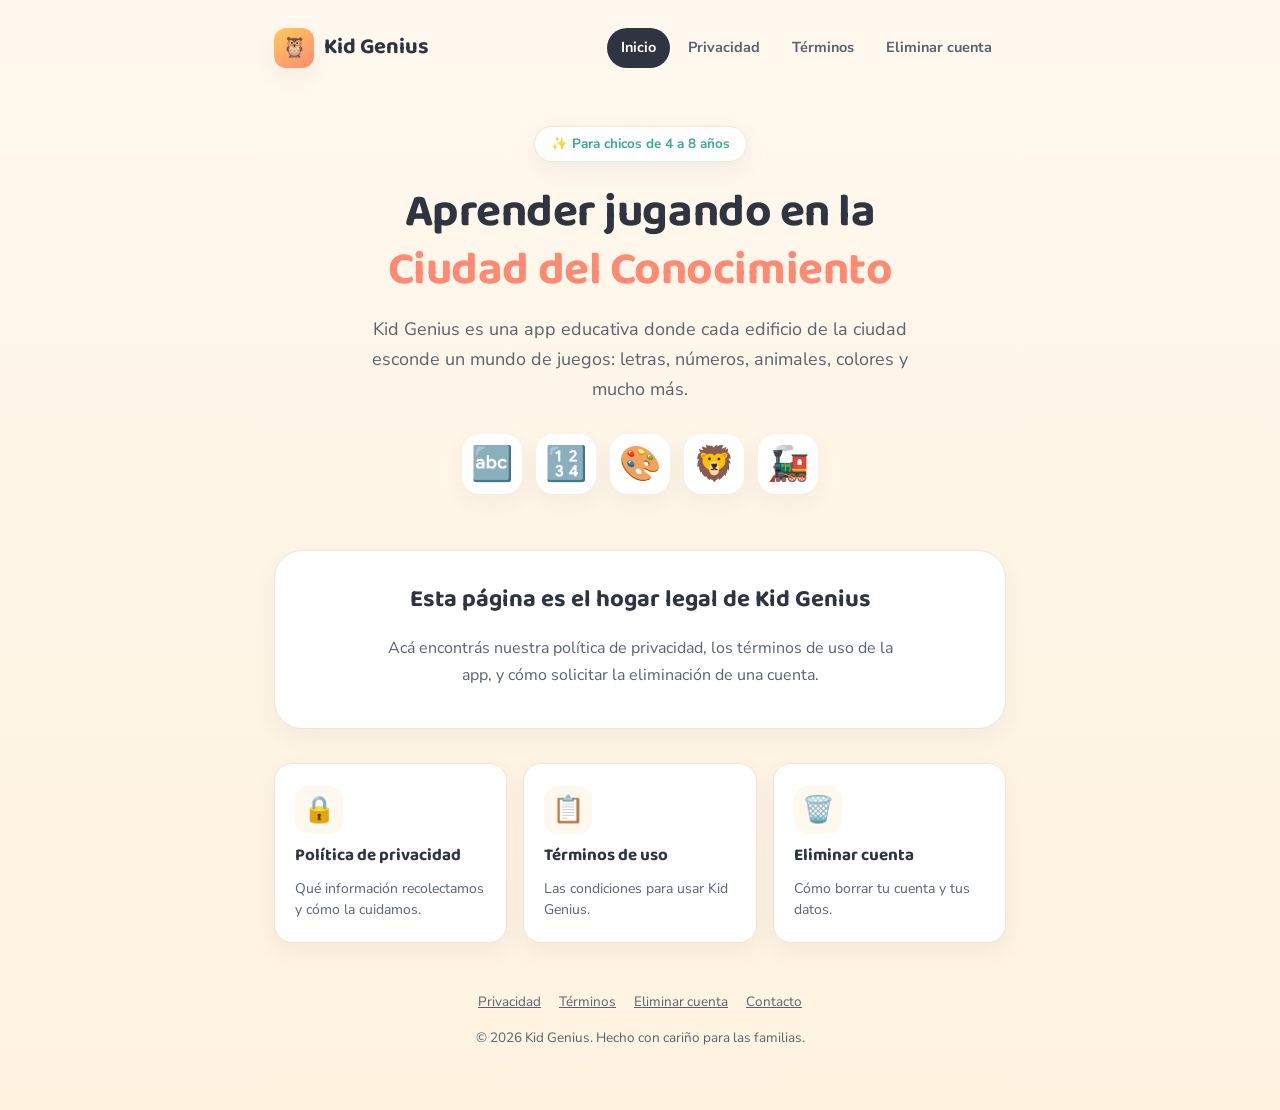
<file: index.html>
<!DOCTYPE html>
<html lang="es-AR">
<head>
<meta charset="UTF-8">
<meta name="viewport" content="width=device-width, initial-scale=1.0">
<title>Kid Genius — La Ciudad del Conocimiento</title>
<meta name="description" content="Kid Genius: una app educativa para chicos de 4 a 8 años. Aprenden jugando en la Ciudad del Conocimiento.">
<link rel="stylesheet" href="style.css">
</head>
<body>

<header class="site">
  <div class="wrap site-nav">
    <div class="brand"><span class="brand-mark">🦉</span> Kid Genius</div>
    <nav>
      <a href="index.html" class="current">Inicio</a>
      <a href="privacidad.html">Privacidad</a>
      <a href="terminos.html">Términos</a>
      <a href="eliminar-cuenta.html">Eliminar cuenta</a>
    </nav>
  </div>
</header>

<main>
  <section class="hero wrap">
    <div class="eyebrow">✨ Para chicos de 4 a 8 años</div>
    <h1>Aprender jugando en la<br><span class="accent">Ciudad del Conocimiento</span></h1>
    <p class="lead">Kid Genius es una app educativa donde cada edificio de la ciudad esconde un mundo de juegos: letras, números, animales, colores y mucho más.</p>
    <div class="owl-row">
      <span>🔤</span><span>🔢</span><span>🎨</span><span>🦁</span><span>🚂</span>
    </div>
  </section>

  <section class="wrap">
    <div class="card" style="text-align:center;">
      <h2 style="margin-top:0;">Esta página es el hogar legal de Kid Genius</h2>
      <p style="color:var(--ink-soft); max-width:520px; margin:0 auto 6px;">
        Acá encontrás nuestra política de privacidad, los términos de uso de la app,
        y cómo solicitar la eliminación de una cuenta.
      </p>
    </div>

    <div class="link-grid">
      <a class="link-card" href="privacidad.html">
        <div class="ico">🔒</div>
        <strong>Política de privacidad</strong>
        <span class="desc">Qué información recolectamos y cómo la cuidamos.</span>
      </a>
      <a class="link-card" href="terminos.html">
        <div class="ico">📋</div>
        <strong>Términos de uso</strong>
        <span class="desc">Las condiciones para usar Kid Genius.</span>
      </a>
      <a class="link-card" href="eliminar-cuenta.html">
        <div class="ico">🗑️</div>
        <strong>Eliminar cuenta</strong>
        <span class="desc">Cómo borrar tu cuenta y tus datos.</span>
      </a>
    </div>
  </section>
</main>

<footer class="site">
  <div class="wrap">
    <div class="foot-links">
      <a href="privacidad.html">Privacidad</a>
      <a href="terminos.html">Términos</a>
      <a href="eliminar-cuenta.html">Eliminar cuenta</a>
      <a href="mailto:hola@viko.com.ar">Contacto</a>
    </div>
    © 2026 Kid Genius. Hecho con cariño para las familias.
  </div>
</footer>

</body>
</html>
</file>
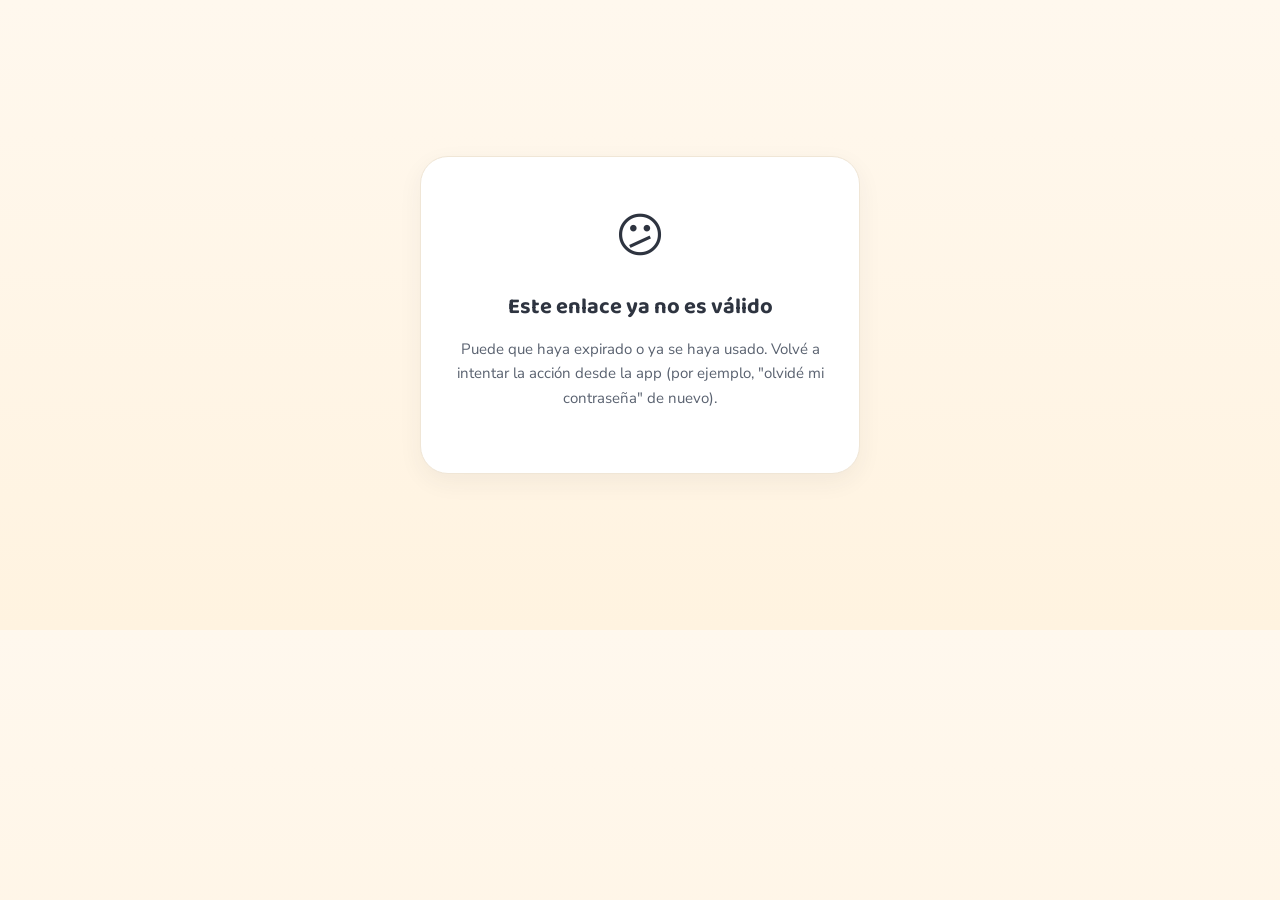
<file: auth-bridge.html>
<!DOCTYPE html>
<html lang="es-AR">
<head>
<meta charset="UTF-8">
<meta name="viewport" content="width=device-width, initial-scale=1.0">
<title>Kid Genius — Confirmando...</title>
<link rel="stylesheet" href="style.css">
<style>
  .bridge-wrap {
    min-height: 70vh;
    display: flex;
    align-items: center;
    justify-content: center;
    text-align: center;
    padding: 24px;
  }
  .bridge-card {
    background: var(--cream-card);
    border: 1px solid var(--border-soft);
    border-radius: var(--radius-lg);
    padding: 40px 32px;
    box-shadow: var(--shadow-soft);
    max-width: 440px;
  }
  .bridge-icon {
    font-size: 48px;
    margin-bottom: 18px;
  }
  .bridge-card h1 {
    font-size: 22px;
    margin: 0 0 10px;
  }
  .bridge-card p {
    color: var(--ink-soft);
    font-size: 15px;
    margin-bottom: 22px;
  }
  .spinner {
    width: 28px; height: 28px;
    border: 3px solid var(--border-soft);
    border-top-color: var(--coral);
    border-radius: 50%;
    margin: 0 auto 18px;
    animation: spin 0.8s linear infinite;
  }
  @keyframes spin { to { transform: rotate(360deg); } }
  .hidden { display: none; }
</style>
</head>
<body>

<div class="bridge-wrap">
  <div class="bridge-card">
    <div id="loadingState">
      <div class="spinner"></div>
      <h1>Abriendo Kid Genius...</h1>
      <p>Un segundo, te llevamos a la app.</p>
    </div>

    <div id="fallbackState" class="hidden">
      <div class="bridge-icon">🦉</div>
      <h1 id="fallbackTitle">¡Ya casi!</h1>
      <p id="fallbackMsg">Si la app no se abrió sola, tocá el botón.</p>
      <a class="btn-primary" id="openBtn" href="#" style="text-decoration:none;">Abrir Kid Genius</a>
      <p class="form-note" style="margin-top:18px;">Si no tenés la app instalada, buscá <strong>Kid Genius</strong> en Google Play.</p>
    </div>

    <div id="errorState" class="hidden">
      <div class="bridge-icon">😕</div>
      <h1>Este enlace ya no es válido</h1>
      <p>Puede que haya expirado o ya se haya usado. Volvé a intentar la acción desde la app (por ejemplo, "olvidé mi contraseña" de nuevo).</p>
    </div>
  </div>
</div>

<script>
  // Lee los parámetros que Supabase agrega al link del email:
  // token_hash, type (signup | recovery | invite | magiclink), y opcionalmente redirect_to
  const params = new URLSearchParams(window.location.search);
  const tokenHash = params.get('token_hash');
  const type = params.get('type');

  // Scheme de la app — CONFIRMAR que coincide con el "scheme" declarado en app.json de KidGenius
  // App Links HTTPS — Android intercepta estas URLs y las abre directo con la app
  const APP_BASE = 'https://kidgeniusland.vercel.app';

  function construirDeepLink() {
    if (!tokenHash || !type) return null;
    const ruta = type === 'recovery' ? 'reset-password' : 'confirm';
    return `${APP_BASE}/${ruta}?token_hash=${encodeURIComponent(tokenHash)}&type=${encodeURIComponent(type)}`;
  }

  window.addEventListener('DOMContentLoaded', () => {
    const link = construirDeepLink();

    if (!link) {
      document.getElementById('loadingState').classList.add('hidden');
      document.getElementById('errorState').classList.remove('hidden');
      return;
    }

    // El botón es un <a href> REAL apuntando al esquema custom — más confiable
    // que window.location.href por script en navegadores móviles, que a veces
    // bloquean redirects a esquemas custom si no vienen de un gesto directo del usuario.
    document.getElementById('openBtn').setAttribute('href', link);

    if (type === 'recovery') {
      document.getElementById('fallbackTitle').textContent = 'Creá tu nueva contraseña';
      document.getElementById('fallbackMsg').textContent = 'Tocá el botón para continuar en la app.';
    } else {
      document.getElementById('fallbackTitle').textContent = '¡Cuenta confirmada!';
      document.getElementById('fallbackMsg').textContent = 'Tocá el botón para entrar a la app.';
    }

    // Intento automático (puede funcionar en algunos navegadores/casos)
    try { window.location.href = link; } catch (e) {}

    // Mostramos el botón de respaldo real (siempre, sin esperar demasiado,
    // ya que el intento automático por script no es confiable en todos los casos)
    setTimeout(() => {
      document.getElementById('loadingState').classList.add('hidden');
      document.getElementById('fallbackState').classList.remove('hidden');
    }, 900);
  });
</script>

</body>
</html>
</file>
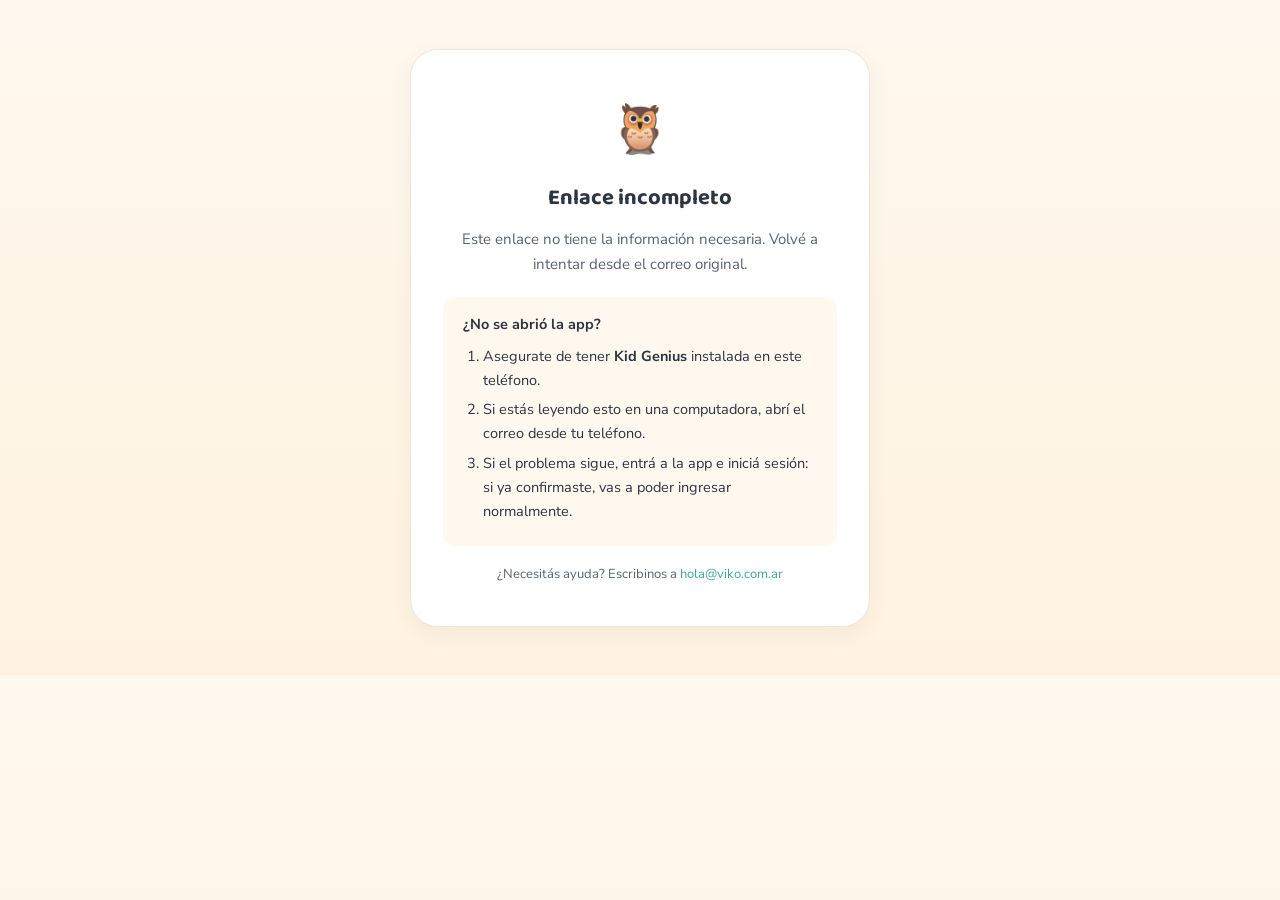
<file: confirm.html>
<!DOCTYPE html>
<html lang="es-AR">
<head>
<meta charset="UTF-8">
<meta name="viewport" content="width=device-width, initial-scale=1.0">
<title>Kid Genius — Confirmar cuenta</title>
<link rel="stylesheet" href="/style.css">
<style>
  .bridge-wrap {
    min-height: 75vh;
    display: flex;
    align-items: center;
    justify-content: center;
    text-align: center;
    padding: 24px;
  }
  .bridge-card {
    background: var(--cream-card);
    border: 1px solid var(--border-soft);
    border-radius: var(--radius-lg);
    padding: 40px 32px;
    box-shadow: var(--shadow-soft);
    max-width: 460px;
  }
  .bridge-icon { font-size: 48px; margin-bottom: 16px; }
  .bridge-card h1 { font-size: 22px; margin: 0 0 12px; }
  .bridge-card p { color: var(--ink-soft); font-size: 15px; margin-bottom: 20px; }
  .paso {
    text-align: left;
    background: var(--cream);
    border-radius: var(--radius-sm);
    padding: 16px 20px;
    margin: 18px 0;
    font-size: 14.5px;
    color: var(--ink);
  }
  .paso ol { margin: 8px 0 0; padding-left: 20px; }
  .paso li { margin-bottom: 6px; }
</style>
</head>
<body>

<div class="bridge-wrap">
  <div class="bridge-card">
    <div class="bridge-icon">🦉</div>
    <h1 id="titulo">Confirmando tu cuenta...</h1>
    <p id="mensaje">Estamos abriendo Kid Genius en tu teléfono.</p>

    <a class="btn-primary" id="openBtn" href="#" style="text-decoration:none;">Abrir Kid Genius</a>

    <div class="paso" id="ayuda">
      <strong>¿No se abrió la app?</strong>
      <ol>
        <li>Asegurate de tener <strong>Kid Genius</strong> instalada en este teléfono.</li>
        <li>Si estás leyendo esto en una computadora, abrí el correo desde tu teléfono.</li>
        <li>Si el problema sigue, entrá a la app e iniciá sesión: si ya confirmaste, vas a poder ingresar normalmente.</li>
      </ol>
    </div>

    <p style="font-size:13px; margin-bottom:0;">
      ¿Necesitás ayuda? Escribinos a <a href="mailto:hola@viko.com.ar">hola@viko.com.ar</a>
    </p>
  </div>
</div>

<script>
  const params = new URLSearchParams(window.location.search);
  const tokenHash = params.get('token_hash');
  const type = params.get('type') || 'signup';

  // Esta misma URL es el App Link que Android intercepta. Si el usuario llegó
  // hasta acá viendo la página, es porque NO se interceptó (navegador de escritorio,
  // app sin instalar, o navegador embebido que esquiva App Links).
  // El botón reintenta con la misma URL: desde un navegador normal en Android,
  // el toque directo del usuario suele disparar el App Link correctamente.
  if (tokenHash) {
    const destino = window.location.origin + '/confirm?token_hash=' +
                    encodeURIComponent(tokenHash) + '&type=' + encodeURIComponent(type);
    document.getElementById('openBtn').setAttribute('href', destino);
  } else {
    document.getElementById('titulo').textContent = 'Enlace incompleto';
    document.getElementById('mensaje').textContent =
      'Este enlace no tiene la información necesaria. Volvé a intentar desde el correo original.';
    document.getElementById('openBtn').style.display = 'none';
  }
</script>

</body>
</html>
</file>
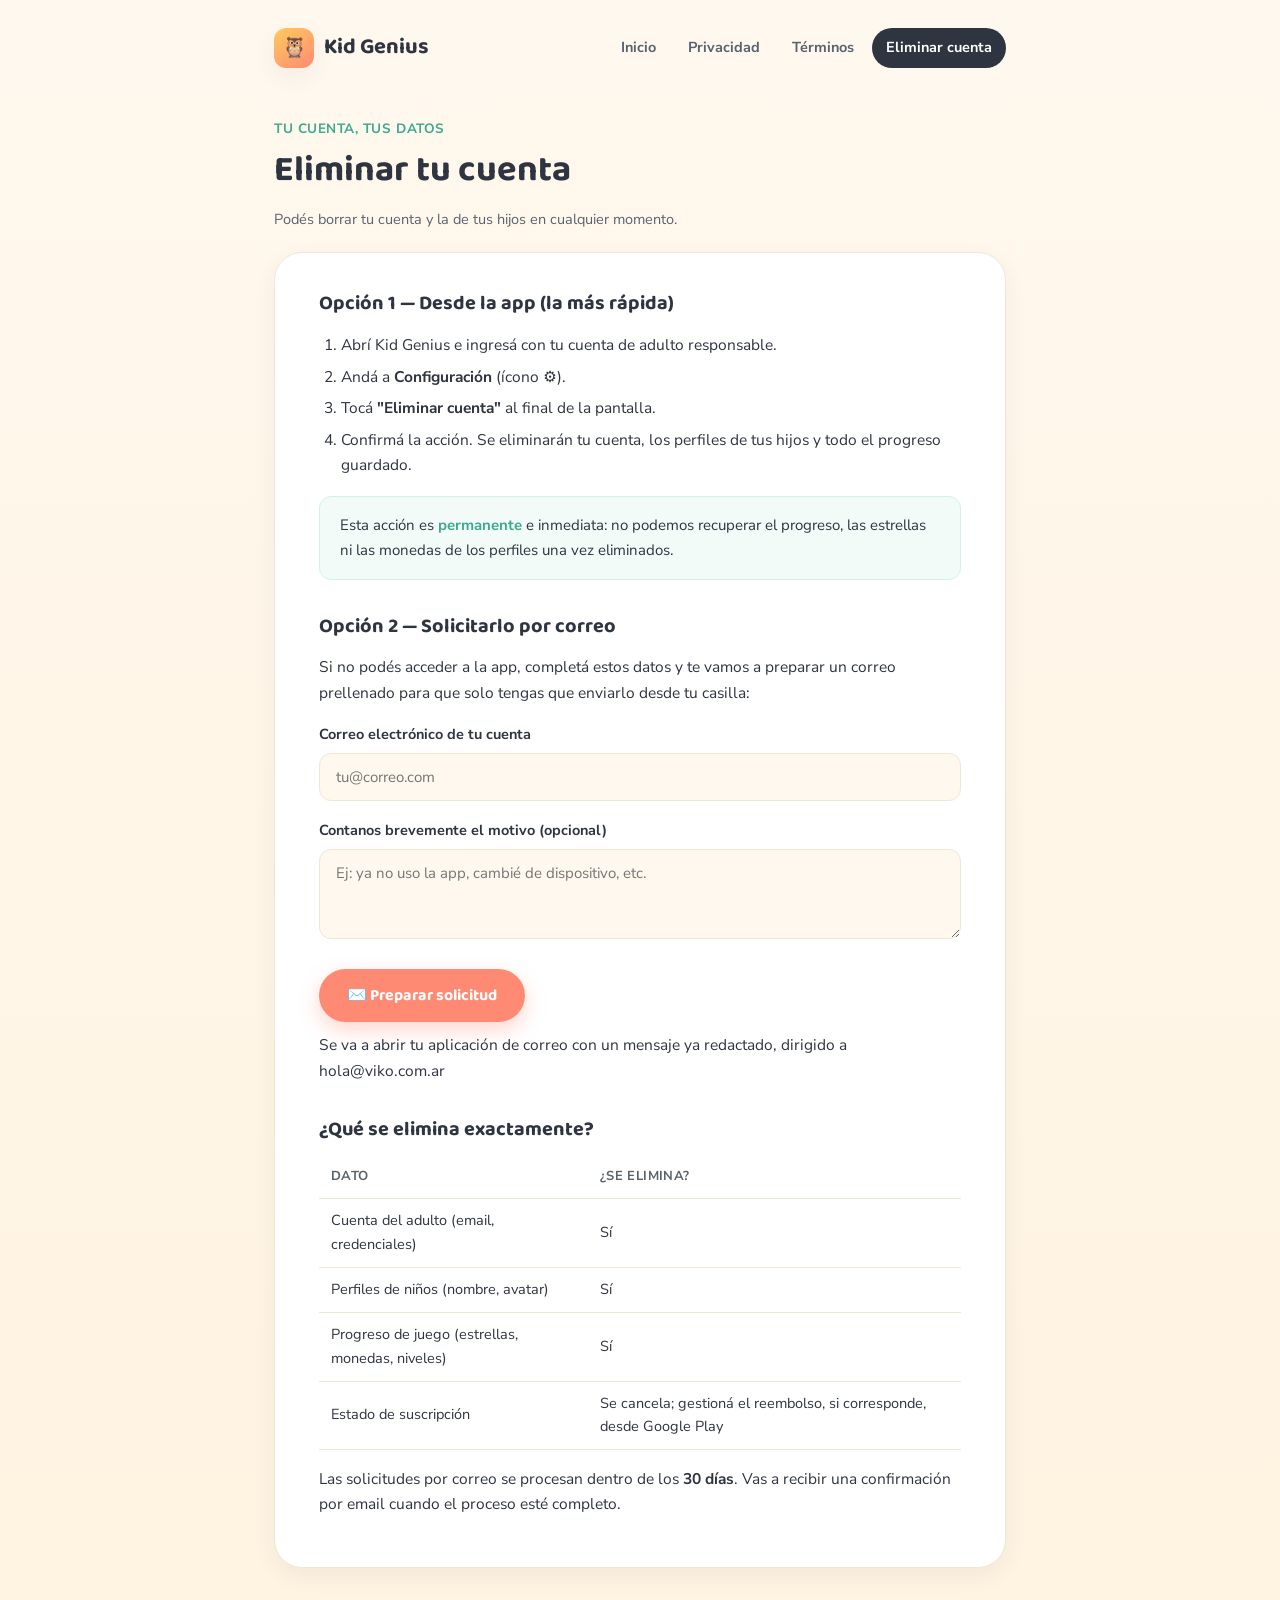
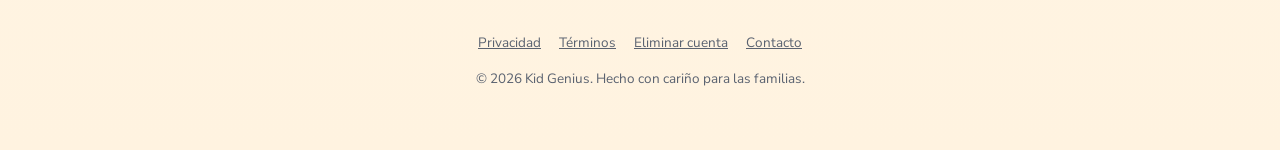
<file: eliminar-cuenta.html>
<!DOCTYPE html>
<html lang="es-AR">
<head>
<meta charset="UTF-8">
<meta name="viewport" content="width=device-width, initial-scale=1.0">
<title>Eliminar cuenta — Kid Genius</title>
<meta name="description" content="Cómo eliminar tu cuenta de Kid Genius y los datos asociados.">
<link rel="stylesheet" href="style.css">
</head>
<body>

<header class="site">
  <div class="wrap site-nav">
    <div class="brand"><span class="brand-mark">🦉</span> Kid Genius</div>
    <nav>
      <a href="index.html">Inicio</a>
      <a href="privacidad.html">Privacidad</a>
      <a href="terminos.html">Términos</a>
      <a href="eliminar-cuenta.html" class="current">Eliminar cuenta</a>
    </nav>
  </div>
</header>

<main class="wrap">
  <div class="doc-header">
    <div class="eyebrow">Tu cuenta, tus datos</div>
    <h1>Eliminar tu cuenta</h1>
    <p class="updated">Podés borrar tu cuenta y la de tus hijos en cualquier momento.</p>
  </div>

  <div class="card doc-card">
    <h2>Opción 1 — Desde la app (la más rápida)</h2>
    <ol>
      <li>Abrí Kid Genius e ingresá con tu cuenta de adulto responsable.</li>
      <li>Andá a <strong>Configuración</strong> (ícono ⚙️).</li>
      <li>Tocá <strong>"Eliminar cuenta"</strong> al final de la pantalla.</li>
      <li>Confirmá la acción. Se eliminarán tu cuenta, los perfiles de tus hijos y todo el progreso guardado.</li>
    </ol>
    <div class="callout">
      Esta acción es <strong>permanente</strong> e inmediata: no podemos recuperar el progreso,
      las estrellas ni las monedas de los perfiles una vez eliminados.
    </div>

    <h2>Opción 2 — Solicitarlo por correo</h2>
    <p>
      Si no podés acceder a la app, completá estos datos y te vamos a preparar un correo
      prellenado para que solo tengas que enviarlo desde tu casilla:
    </p>

    <div class="form-box">
      <label for="email">Correo electrónico de tu cuenta</label>
      <input type="email" id="email" placeholder="tu@correo.com" required>

      <label for="motivo">Contanos brevemente el motivo (opcional)</label>
      <textarea id="motivo" placeholder="Ej: ya no uso la app, cambié de dispositivo, etc."></textarea>

      <button class="btn-primary" onclick="prepararCorreo()">✉️ Preparar solicitud</button>
      <p class="form-note">Se va a abrir tu aplicación de correo con un mensaje ya redactado, dirigido a hola@viko.com.ar</p>
    </div>

    <div class="confirm-box" id="confirmBox">
      <h3>¡Casi listo!</h3>
      <p>Se abrió (o debería abrirse) tu app de correo con la solicitud lista. Si no se abrió automáticamente, escribinos directamente a <a href="mailto:hola@viko.com.ar">hola@viko.com.ar</a> indicando el correo de tu cuenta.</p>
    </div>

    <h2>¿Qué se elimina exactamente?</h2>
    <table>
      <tr><th>Dato</th><th>¿Se elimina?</th></tr>
      <tr><td>Cuenta del adulto (email, credenciales)</td><td>Sí</td></tr>
      <tr><td>Perfiles de niños (nombre, avatar)</td><td>Sí</td></tr>
      <tr><td>Progreso de juego (estrellas, monedas, niveles)</td><td>Sí</td></tr>
      <tr><td>Estado de suscripción</td><td>Se cancela; gestioná el reembolso, si corresponde, desde Google Play</td></tr>
    </table>
    <p>
      Las solicitudes por correo se procesan dentro de los <strong>30 días</strong>. Vas a
      recibir una confirmación por email cuando el proceso esté completo.
    </p>
  </div>
</main>

<footer class="site">
  <div class="wrap">
    <div class="foot-links">
      <a href="privacidad.html">Privacidad</a>
      <a href="terminos.html">Términos</a>
      <a href="eliminar-cuenta.html">Eliminar cuenta</a>
      <a href="mailto:hola@viko.com.ar">Contacto</a>
    </div>
    © 2026 Kid Genius. Hecho con cariño para las familias.
  </div>
</footer>

<script>
function prepararCorreo() {
  const email = document.getElementById('email').value.trim();
  const motivo = document.getElementById('motivo').value.trim();

  if (!email) {
    document.getElementById('email').focus();
    document.getElementById('email').style.borderColor = '#FF8A73';
    return;
  }

  const asunto = encodeURIComponent('Solicitud de eliminación de cuenta - Kid Genius');
  const cuerpo = encodeURIComponent(
    'Hola,\n\n' +
    'Solicito la eliminación de mi cuenta de Kid Genius y de todos los datos asociados.\n\n' +
    'Correo de la cuenta: ' + email + '\n' +
    (motivo ? 'Motivo: ' + motivo + '\n' : '') +
    '\nGracias.'
  );

  window.location.href = 'mailto:hola@viko.com.ar?subject=' + asunto + '&body=' + cuerpo;

  document.getElementById('confirmBox').classList.add('show');
  document.getElementById('confirmBox').scrollIntoView({ behavior: 'smooth', block: 'center' });
}
</script>

</body>
</html>
</file>
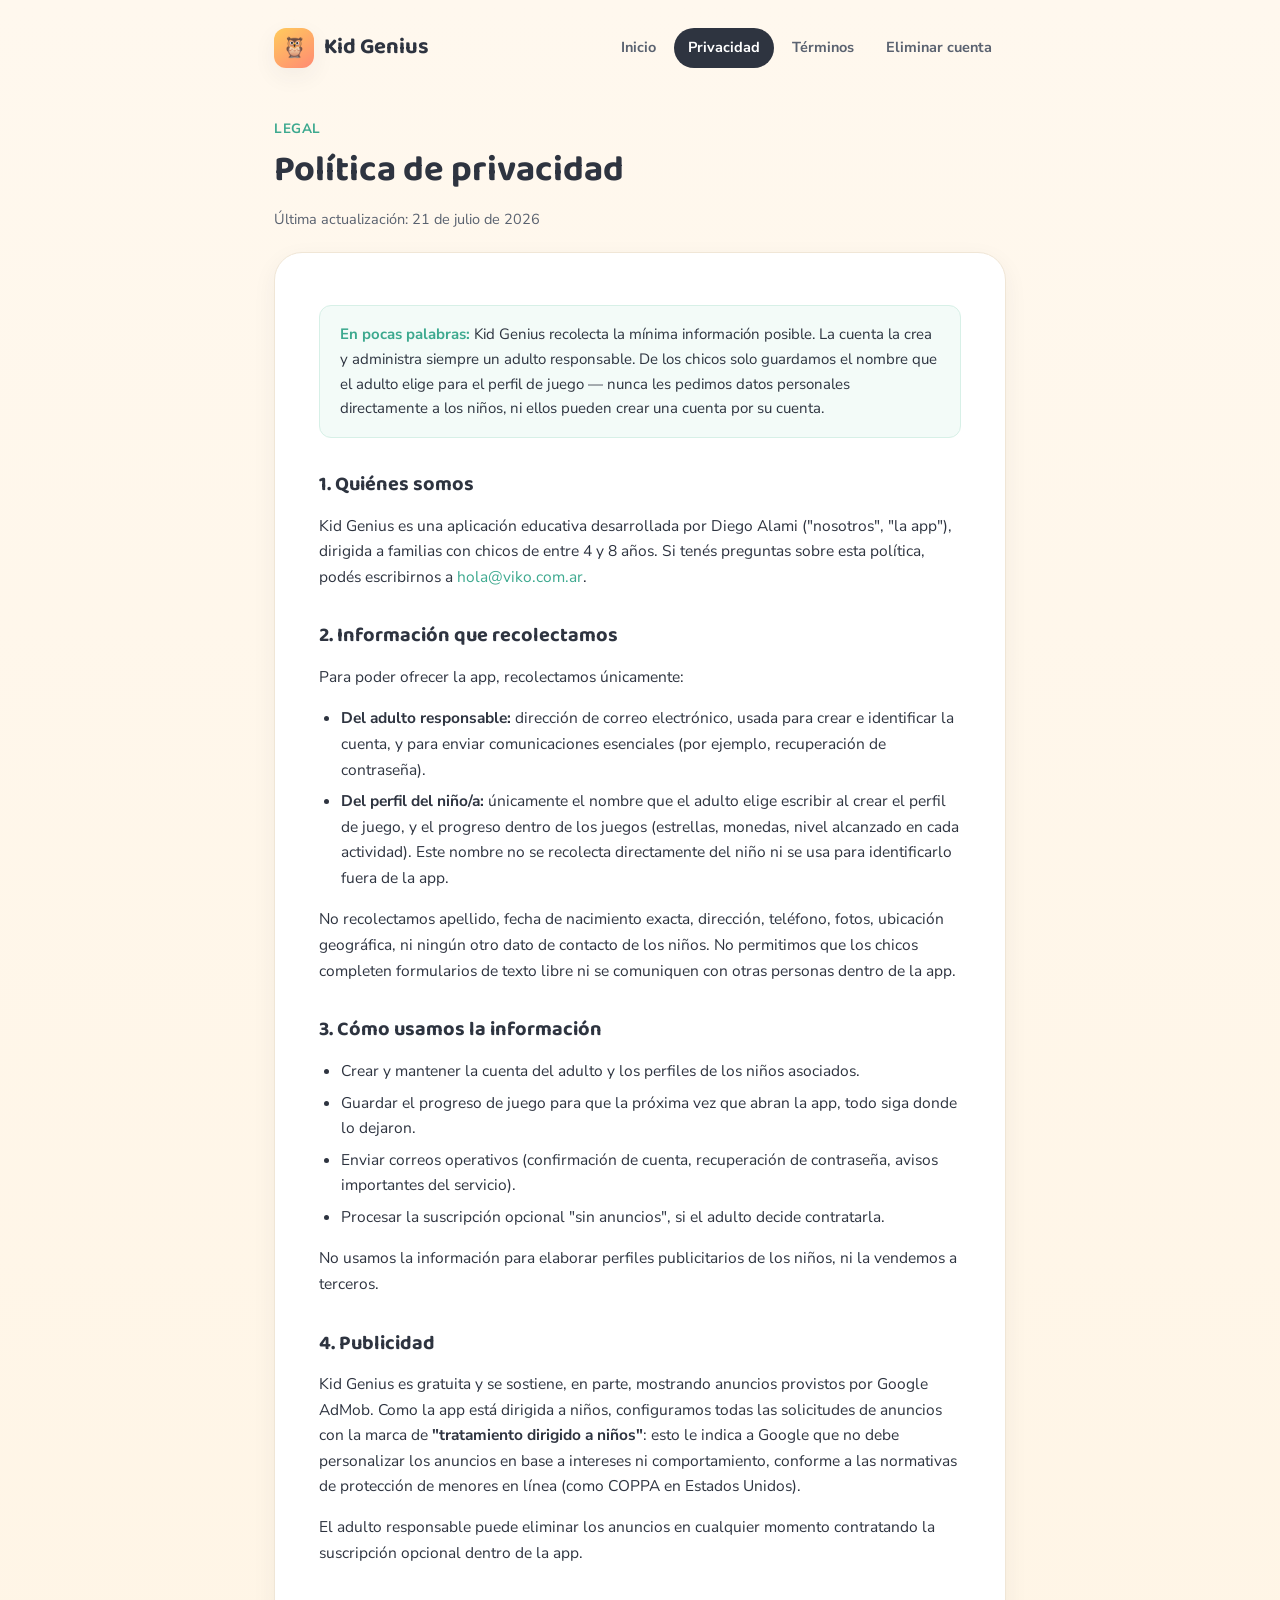
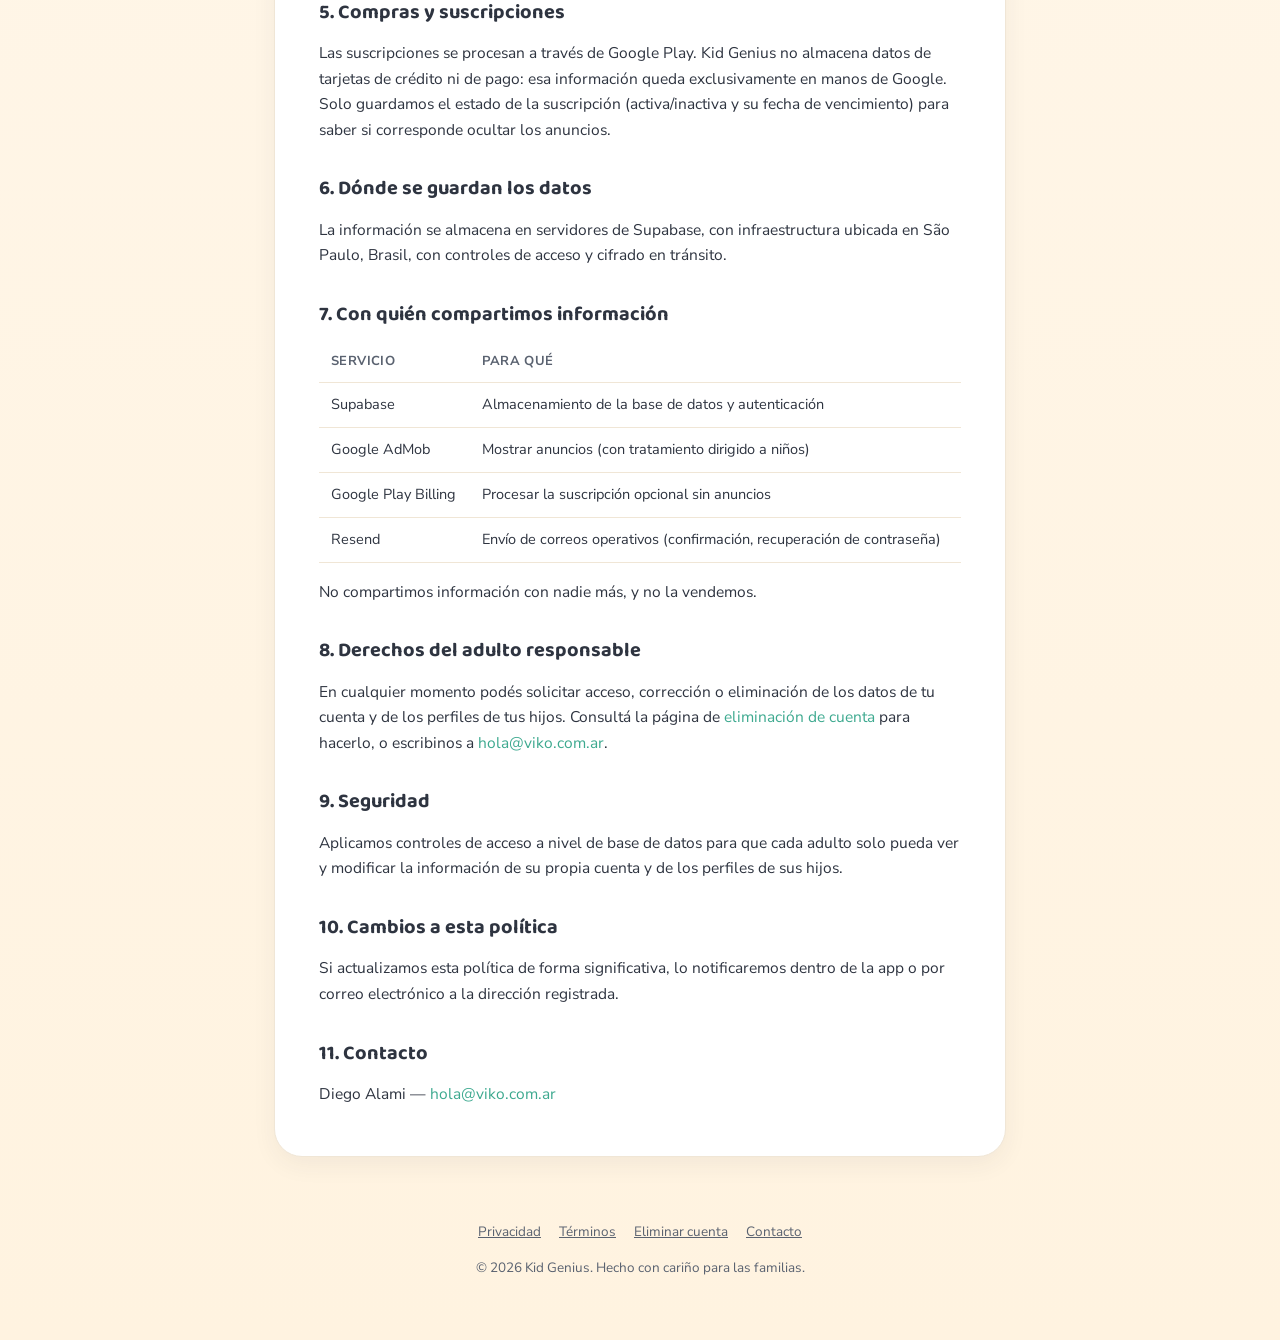
<file: privacidad.html>
<!DOCTYPE html>
<html lang="es-AR">
<head>
<meta charset="UTF-8">
<meta name="viewport" content="width=device-width, initial-scale=1.0">
<title>Política de privacidad — Kid Genius</title>
<meta name="description" content="Política de privacidad de Kid Genius: qué datos recolectamos y cómo los protegemos.">
<link rel="stylesheet" href="style.css">
</head>
<body>

<header class="site">
  <div class="wrap site-nav">
    <div class="brand"><span class="brand-mark">🦉</span> Kid Genius</div>
    <nav>
      <a href="index.html">Inicio</a>
      <a href="privacidad.html" class="current">Privacidad</a>
      <a href="terminos.html">Términos</a>
      <a href="eliminar-cuenta.html">Eliminar cuenta</a>
    </nav>
  </div>
</header>

<main class="wrap">
  <div class="doc-header">
    <div class="eyebrow">Legal</div>
    <h1>Política de privacidad</h1>
    <p class="updated">Última actualización: 21 de julio de 2026</p>
  </div>

  <div class="card doc-card">

    <div class="callout">
      <strong>En pocas palabras:</strong> Kid Genius recolecta la mínima información posible.
      La cuenta la crea y administra siempre un adulto responsable. De los chicos solo
      guardamos el nombre que el adulto elige para el perfil de juego — nunca les pedimos
      datos personales directamente a los niños, ni ellos pueden crear una cuenta por su cuenta.
    </div>

    <h2>1. Quiénes somos</h2>
    <p>
      Kid Genius es una aplicación educativa desarrollada por Diego Alami ("nosotros", "la app"),
      dirigida a familias con chicos de entre 4 y 8 años. Si tenés preguntas sobre esta política,
      podés escribirnos a <a href="mailto:hola@viko.com.ar">hola@viko.com.ar</a>.
    </p>

    <h2>2. Información que recolectamos</h2>
    <p>Para poder ofrecer la app, recolectamos únicamente:</p>
    <ul>
      <li><strong>Del adulto responsable:</strong> dirección de correo electrónico, usada para crear e identificar la cuenta, y para enviar comunicaciones esenciales (por ejemplo, recuperación de contraseña).</li>
      <li><strong>Del perfil del niño/a:</strong> únicamente el nombre que el adulto elige escribir al crear el perfil de juego, y el progreso dentro de los juegos (estrellas, monedas, nivel alcanzado en cada actividad). Este nombre no se recolecta directamente del niño ni se usa para identificarlo fuera de la app.</li>
    </ul>
    <p>
      No recolectamos apellido, fecha de nacimiento exacta, dirección, teléfono, fotos,
      ubicación geográfica, ni ningún otro dato de contacto de los niños. No permitimos que
      los chicos completen formularios de texto libre ni se comuniquen con otras personas
      dentro de la app.
    </p>

    <h2>3. Cómo usamos la información</h2>
    <ul>
      <li>Crear y mantener la cuenta del adulto y los perfiles de los niños asociados.</li>
      <li>Guardar el progreso de juego para que la próxima vez que abran la app, todo siga donde lo dejaron.</li>
      <li>Enviar correos operativos (confirmación de cuenta, recuperación de contraseña, avisos importantes del servicio).</li>
      <li>Procesar la suscripción opcional "sin anuncios", si el adulto decide contratarla.</li>
    </ul>
    <p>No usamos la información para elaborar perfiles publicitarios de los niños, ni la vendemos a terceros.</p>

    <h2>4. Publicidad</h2>
    <p>
      Kid Genius es gratuita y se sostiene, en parte, mostrando anuncios provistos por Google AdMob.
      Como la app está dirigida a niños, configuramos todas las solicitudes de anuncios con la
      marca de <strong>"tratamiento dirigido a niños"</strong>: esto le indica a Google que no debe
      personalizar los anuncios en base a intereses ni comportamiento, conforme a las normativas de
      protección de menores en línea (como COPPA en Estados Unidos).
    </p>
    <p>
      El adulto responsable puede eliminar los anuncios en cualquier momento contratando la
      suscripción opcional dentro de la app.
    </p>

    <h2>5. Compras y suscripciones</h2>
    <p>
      Las suscripciones se procesan a través de Google Play. Kid Genius no almacena datos de
      tarjetas de crédito ni de pago: esa información queda exclusivamente en manos de Google.
      Solo guardamos el estado de la suscripción (activa/inactiva y su fecha de vencimiento)
      para saber si corresponde ocultar los anuncios.
    </p>

    <h2>6. Dónde se guardan los datos</h2>
    <p>
      La información se almacena en servidores de Supabase, con infraestructura ubicada en
      São Paulo, Brasil, con controles de acceso y cifrado en tránsito.
    </p>

    <h2>7. Con quién compartimos información</h2>
    <table>
      <tr><th>Servicio</th><th>Para qué</th></tr>
      <tr><td>Supabase</td><td>Almacenamiento de la base de datos y autenticación</td></tr>
      <tr><td>Google AdMob</td><td>Mostrar anuncios (con tratamiento dirigido a niños)</td></tr>
      <tr><td>Google Play Billing</td><td>Procesar la suscripción opcional sin anuncios</td></tr>
      <tr><td>Resend</td><td>Envío de correos operativos (confirmación, recuperación de contraseña)</td></tr>
    </table>
    <p>No compartimos información con nadie más, y no la vendemos.</p>

    <h2>8. Derechos del adulto responsable</h2>
    <p>
      En cualquier momento podés solicitar acceso, corrección o eliminación de los datos de tu
      cuenta y de los perfiles de tus hijos. Consultá la página de
      <a href="eliminar-cuenta.html">eliminación de cuenta</a> para hacerlo, o escribinos a
      <a href="mailto:hola@viko.com.ar">hola@viko.com.ar</a>.
    </p>

    <h2>9. Seguridad</h2>
    <p>
      Aplicamos controles de acceso a nivel de base de datos para que cada adulto solo pueda
      ver y modificar la información de su propia cuenta y de los perfiles de sus hijos.
    </p>

    <h2>10. Cambios a esta política</h2>
    <p>
      Si actualizamos esta política de forma significativa, lo notificaremos dentro de la app
      o por correo electrónico a la dirección registrada.
    </p>

    <h2>11. Contacto</h2>
    <p>
      Diego Alami — <a href="mailto:hola@viko.com.ar">hola@viko.com.ar</a>
    </p>

  </div>
</main>

<footer class="site">
  <div class="wrap">
    <div class="foot-links">
      <a href="privacidad.html">Privacidad</a>
      <a href="terminos.html">Términos</a>
      <a href="eliminar-cuenta.html">Eliminar cuenta</a>
      <a href="mailto:hola@viko.com.ar">Contacto</a>
    </div>
    © 2026 Kid Genius. Hecho con cariño para las familias.
  </div>
</footer>

</body>
</html>
</file>
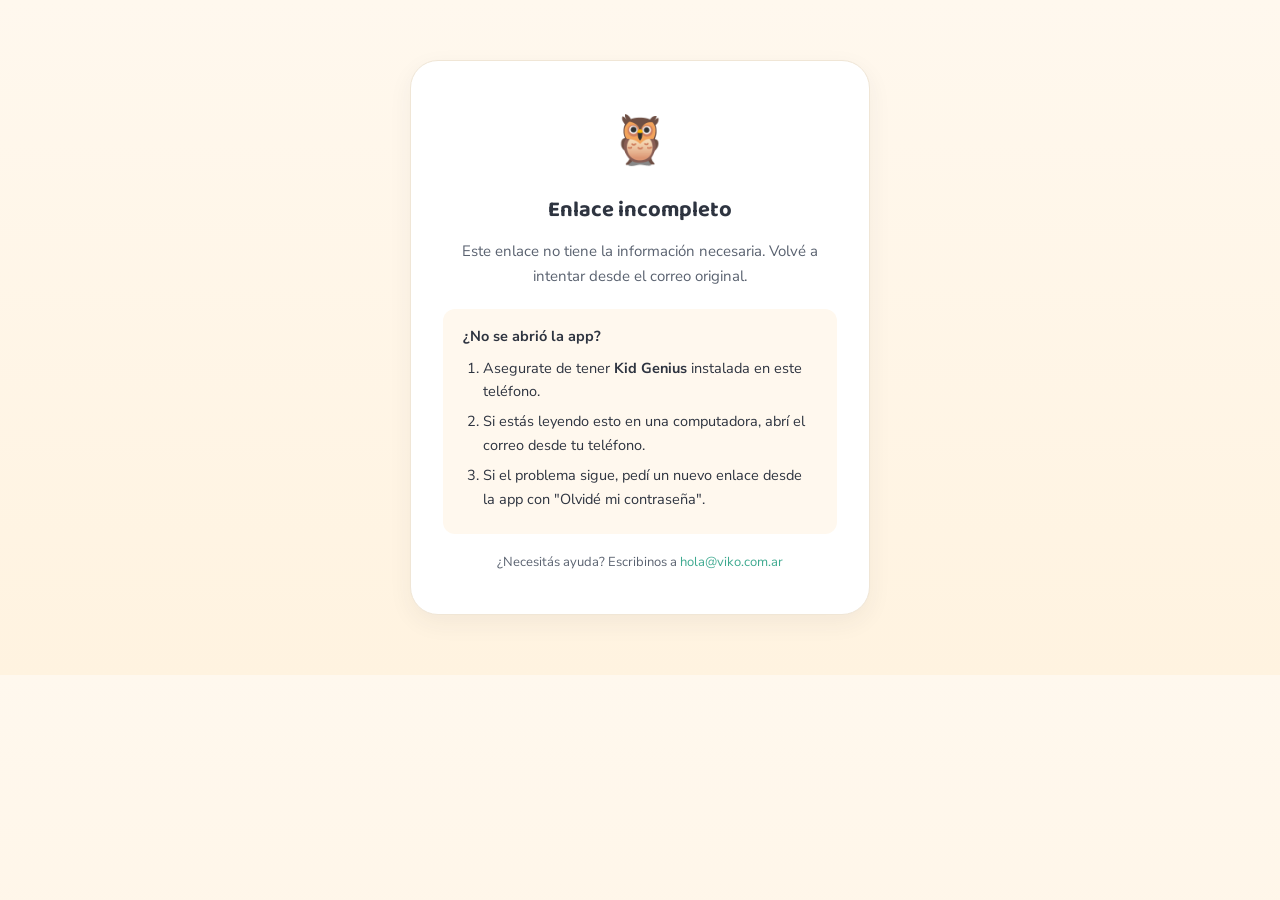
<file: reset-password.html>
<!DOCTYPE html>
<html lang="es-AR">
<head>
<meta charset="UTF-8">
<meta name="viewport" content="width=device-width, initial-scale=1.0">
<title>Kid Genius — Restablecer contraseña</title>
<link rel="stylesheet" href="/style.css">
<style>
  .bridge-wrap {
    min-height: 75vh;
    display: flex;
    align-items: center;
    justify-content: center;
    text-align: center;
    padding: 24px;
  }
  .bridge-card {
    background: var(--cream-card);
    border: 1px solid var(--border-soft);
    border-radius: var(--radius-lg);
    padding: 40px 32px;
    box-shadow: var(--shadow-soft);
    max-width: 460px;
  }
  .bridge-icon { font-size: 48px; margin-bottom: 16px; }
  .bridge-card h1 { font-size: 22px; margin: 0 0 12px; }
  .bridge-card p { color: var(--ink-soft); font-size: 15px; margin-bottom: 20px; }
  .paso {
    text-align: left;
    background: var(--cream);
    border-radius: var(--radius-sm);
    padding: 16px 20px;
    margin: 18px 0;
    font-size: 14.5px;
    color: var(--ink);
  }
  .paso ol { margin: 8px 0 0; padding-left: 20px; }
  .paso li { margin-bottom: 6px; }
</style>
</head>
<body>

<div class="bridge-wrap">
  <div class="bridge-card">
    <div class="bridge-icon">🦉</div>
    <h1 id="titulo">Restablecer tu contraseña</h1>
    <p id="mensaje">Estamos abriendo Kid Genius para que crees tu nueva contraseña.</p>

    <a class="btn-primary" id="openBtn" href="#" style="text-decoration:none;">Abrir Kid Genius</a>

    <div class="paso" id="ayuda">
      <strong>¿No se abrió la app?</strong>
      <ol>
        <li>Asegurate de tener <strong>Kid Genius</strong> instalada en este teléfono.</li>
        <li>Si estás leyendo esto en una computadora, abrí el correo desde tu teléfono.</li>
        <li>Si el problema sigue, pedí un nuevo enlace desde la app con "Olvidé mi contraseña".</li>
      </ol>
    </div>

    <p style="font-size:13px; margin-bottom:0;">
      ¿Necesitás ayuda? Escribinos a <a href="mailto:hola@viko.com.ar">hola@viko.com.ar</a>
    </p>
  </div>
</div>

<script>
  const params = new URLSearchParams(window.location.search);
  const tokenHash = params.get('token_hash');
  const type = params.get("type") || "recovery";

  // Esta misma URL es el App Link que Android intercepta. Si el usuario llegó
  // hasta acá viendo la página, es porque NO se interceptó (navegador de escritorio,
  // app sin instalar, o navegador embebido que esquiva App Links).
  // El botón reintenta con la misma URL: desde un navegador normal en Android,
  // el toque directo del usuario suele disparar el App Link correctamente.
  if (tokenHash) {
    const destino = window.location.origin + '/reset-password?token_hash=' +
                    encodeURIComponent(tokenHash) + '&type=' + encodeURIComponent(type);
    document.getElementById('openBtn').setAttribute('href', destino);
  } else {
    document.getElementById('titulo').textContent = 'Enlace incompleto';
    document.getElementById('mensaje').textContent =
      'Este enlace no tiene la información necesaria. Volvé a intentar desde el correo original.';
    document.getElementById('openBtn').style.display = 'none';
  }
</script>

</body>
</html>
</file>
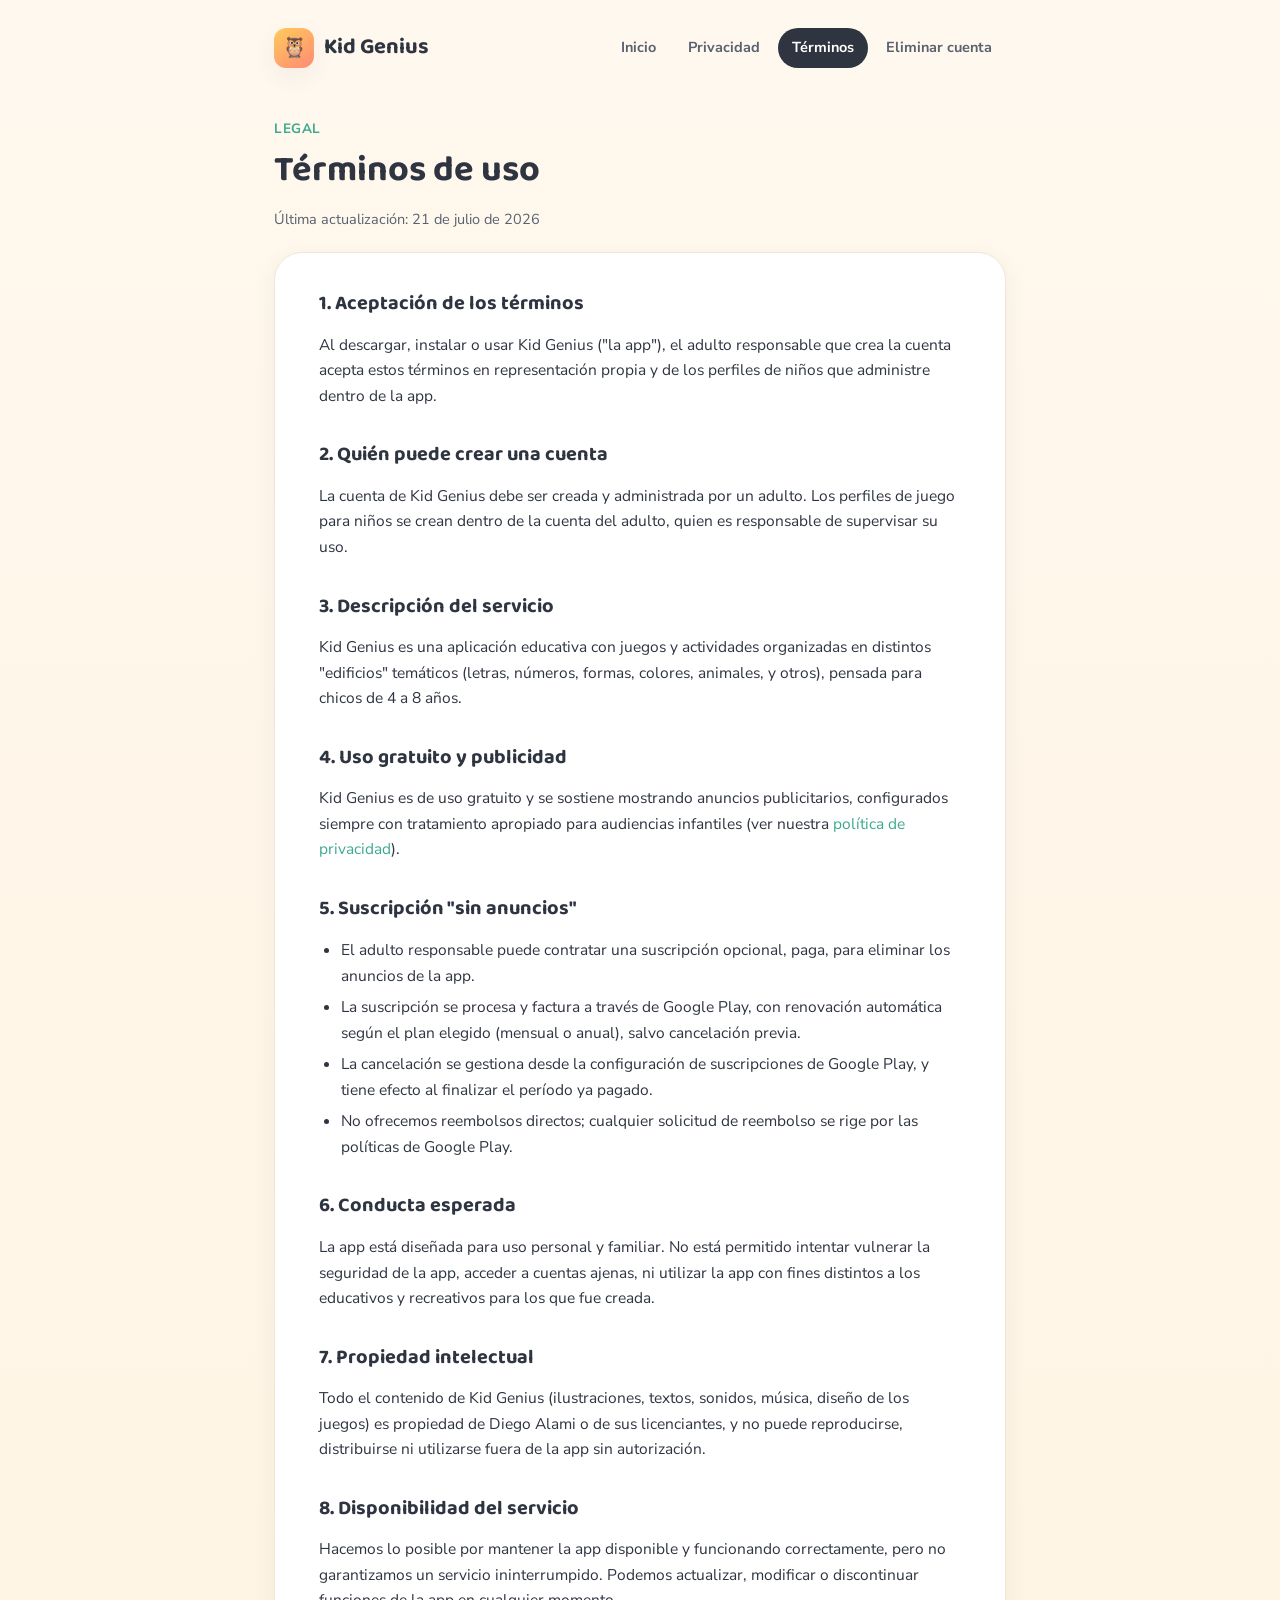
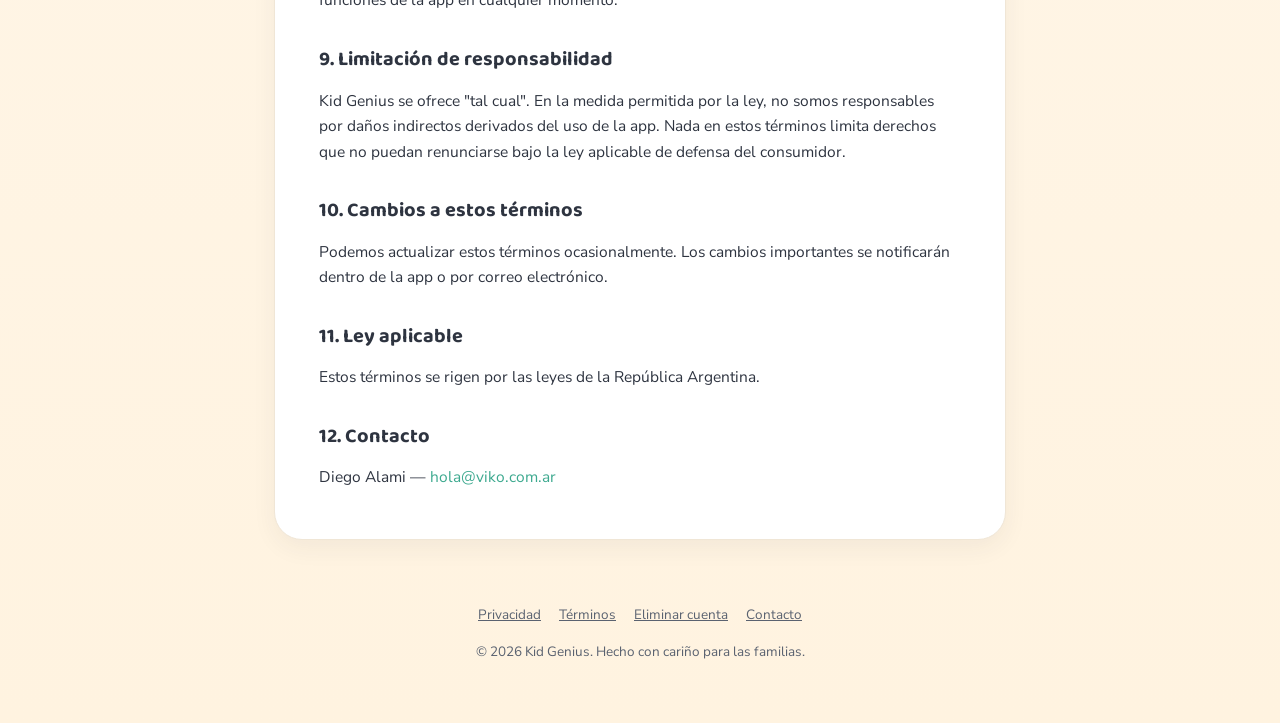
<file: terminos.html>
<!DOCTYPE html>
<html lang="es-AR">
<head>
<meta charset="UTF-8">
<meta name="viewport" content="width=device-width, initial-scale=1.0">
<title>Términos de uso — Kid Genius</title>
<meta name="description" content="Términos y condiciones de uso de la aplicación Kid Genius.">
<link rel="stylesheet" href="style.css">
</head>
<body>

<header class="site">
  <div class="wrap site-nav">
    <div class="brand"><span class="brand-mark">🦉</span> Kid Genius</div>
    <nav>
      <a href="index.html">Inicio</a>
      <a href="privacidad.html">Privacidad</a>
      <a href="terminos.html" class="current">Términos</a>
      <a href="eliminar-cuenta.html">Eliminar cuenta</a>
    </nav>
  </div>
</header>

<main class="wrap">
  <div class="doc-header">
    <div class="eyebrow">Legal</div>
    <h1>Términos de uso</h1>
    <p class="updated">Última actualización: 21 de julio de 2026</p>
  </div>

  <div class="card doc-card">

    <h2>1. Aceptación de los términos</h2>
    <p>
      Al descargar, instalar o usar Kid Genius ("la app"), el adulto responsable que crea la
      cuenta acepta estos términos en representación propia y de los perfiles de niños que
      administre dentro de la app.
    </p>

    <h2>2. Quién puede crear una cuenta</h2>
    <p>
      La cuenta de Kid Genius debe ser creada y administrada por un adulto. Los perfiles de
      juego para niños se crean dentro de la cuenta del adulto, quien es responsable de
      supervisar su uso.
    </p>

    <h2>3. Descripción del servicio</h2>
    <p>
      Kid Genius es una aplicación educativa con juegos y actividades organizadas en distintos
      "edificios" temáticos (letras, números, formas, colores, animales, y otros), pensada para
      chicos de 4 a 8 años.
    </p>

    <h2>4. Uso gratuito y publicidad</h2>
    <p>
      Kid Genius es de uso gratuito y se sostiene mostrando anuncios publicitarios, configurados
      siempre con tratamiento apropiado para audiencias infantiles (ver nuestra
      <a href="privacidad.html">política de privacidad</a>).
    </p>

    <h2>5. Suscripción "sin anuncios"</h2>
    <ul>
      <li>El adulto responsable puede contratar una suscripción opcional, paga, para eliminar los anuncios de la app.</li>
      <li>La suscripción se procesa y factura a través de Google Play, con renovación automática según el plan elegido (mensual o anual), salvo cancelación previa.</li>
      <li>La cancelación se gestiona desde la configuración de suscripciones de Google Play, y tiene efecto al finalizar el período ya pagado.</li>
      <li>No ofrecemos reembolsos directos; cualquier solicitud de reembolso se rige por las políticas de Google Play.</li>
    </ul>

    <h2>6. Conducta esperada</h2>
    <p>
      La app está diseñada para uso personal y familiar. No está permitido intentar vulnerar
      la seguridad de la app, acceder a cuentas ajenas, ni utilizar la app con fines distintos
      a los educativos y recreativos para los que fue creada.
    </p>

    <h2>7. Propiedad intelectual</h2>
    <p>
      Todo el contenido de Kid Genius (ilustraciones, textos, sonidos, música, diseño de los
      juegos) es propiedad de Diego Alami o de sus licenciantes, y no puede reproducirse,
      distribuirse ni utilizarse fuera de la app sin autorización.
    </p>

    <h2>8. Disponibilidad del servicio</h2>
    <p>
      Hacemos lo posible por mantener la app disponible y funcionando correctamente, pero no
      garantizamos un servicio ininterrumpido. Podemos actualizar, modificar o discontinuar
      funciones de la app en cualquier momento.
    </p>

    <h2>9. Limitación de responsabilidad</h2>
    <p>
      Kid Genius se ofrece "tal cual". En la medida permitida por la ley, no somos responsables
      por daños indirectos derivados del uso de la app. Nada en estos términos limita derechos
      que no puedan renunciarse bajo la ley aplicable de defensa del consumidor.
    </p>

    <h2>10. Cambios a estos términos</h2>
    <p>
      Podemos actualizar estos términos ocasionalmente. Los cambios importantes se notificarán
      dentro de la app o por correo electrónico.
    </p>

    <h2>11. Ley aplicable</h2>
    <p>
      Estos términos se rigen por las leyes de la República Argentina.
    </p>

    <h2>12. Contacto</h2>
    <p>
      Diego Alami — <a href="mailto:hola@viko.com.ar">hola@viko.com.ar</a>
    </p>

  </div>
</main>

<footer class="site">
  <div class="wrap">
    <div class="foot-links">
      <a href="privacidad.html">Privacidad</a>
      <a href="terminos.html">Términos</a>
      <a href="eliminar-cuenta.html">Eliminar cuenta</a>
      <a href="mailto:hola@viko.com.ar">Contacto</a>
    </div>
    © 2026 Kid Genius. Hecho con cariño para las familias.
  </div>
</footer>

</body>
</html>
</file>
<file: style.css>
@import url('https://fonts.googleapis.com/css2?family=Baloo+2:wght@500;600;700;800&family=Nunito+Sans:opsz,wght@6..12,400;6..12,500;6..12,700&display=swap');

:root {
  --coral: #FF8A73;
  --coral-dark: #E8664D;
  --mint: #5FCBB0;
  --mint-dark: #3DA98F;
  --yellow: #FFCB5C;
  --cream: #FFF8EE;
  --cream-card: #FFFFFF;
  --ink: #2E3440;
  --ink-soft: #5A6270;
  --border-soft: #F0E6D6;
  --radius-lg: 28px;
  --radius-md: 18px;
  --radius-sm: 12px;
  --shadow-soft: 0 8px 24px rgba(46, 52, 64, 0.06);
}

* { box-sizing: border-box; }

html {
  scroll-behavior: smooth;
}

body {
  margin: 0;
  font-family: 'Nunito Sans', system-ui, sans-serif;
  background: linear-gradient(180deg, #FFF8EE 0%, #FFF3E0 100%);
  color: var(--ink);
  line-height: 1.65;
  -webkit-font-smoothing: antialiased;
}

h1, h2, h3, .brand {
  font-family: 'Baloo 2', system-ui, sans-serif;
  font-weight: 700;
  color: var(--ink);
  line-height: 1.25;
}

a {
  color: var(--mint-dark);
  text-decoration: none;
}
a:hover, a:focus-visible {
  text-decoration: underline;
}
a:focus-visible, button:focus-visible {
  outline: 3px solid var(--coral);
  outline-offset: 2px;
}

.wrap {
  max-width: 780px;
  margin: 0 auto;
  padding: 0 24px;
}

/* Header */
header.site {
  padding: 28px 0 10px;
}
.site-nav {
  display: flex;
  align-items: center;
  justify-content: space-between;
  flex-wrap: wrap;
  gap: 14px;
}
.brand {
  display: flex;
  align-items: center;
  gap: 10px;
  font-size: 22px;
  color: var(--ink);
}
.brand-mark {
  width: 40px;
  height: 40px;
  border-radius: 12px;
  background: linear-gradient(145deg, var(--yellow), var(--coral));
  display: flex;
  align-items: center;
  justify-content: center;
  font-size: 20px;
  box-shadow: var(--shadow-soft);
}
.site-nav nav {
  display: flex;
  gap: 4px;
  flex-wrap: wrap;
}
.site-nav nav a {
  color: var(--ink-soft);
  font-weight: 700;
  font-size: 14.5px;
  padding: 8px 14px;
  border-radius: 999px;
  transition: background 0.15s ease, color 0.15s ease;
}
.site-nav nav a:hover, .site-nav nav a:focus-visible {
  background: var(--cream-card);
  color: var(--coral-dark);
  text-decoration: none;
  outline: none;
}
.site-nav nav a.current {
  background: var(--ink);
  color: #fff;
}

/* Hero (home only) */
.hero {
  padding: 48px 0 20px;
  text-align: center;
}
.hero .eyebrow {
  display: inline-flex;
  align-items: center;
  gap: 8px;
  background: var(--cream-card);
  border: 1px solid var(--border-soft);
  padding: 6px 16px;
  border-radius: 999px;
  font-weight: 700;
  font-size: 13.5px;
  color: var(--mint-dark);
  margin-bottom: 22px;
  box-shadow: var(--shadow-soft);
}
.hero h1 {
  font-size: clamp(32px, 6vw, 46px);
  margin: 0 0 16px;
  letter-spacing: -0.01em;
}
.hero h1 .accent { color: var(--coral); }
.hero p.lead {
  font-size: 18px;
  color: var(--ink-soft);
  max-width: 540px;
  margin: 0 auto 30px;
}
.owl-row {
  display: flex;
  justify-content: center;
  gap: 14px;
  font-size: 34px;
  margin: 8px 0 36px;
}
.owl-row span {
  display: inline-flex;
  width: 60px; height: 60px;
  align-items: center; justify-content: center;
  background: var(--cream-card);
  border-radius: 18px;
  box-shadow: var(--shadow-soft);
}

/* Cards / content */
.card {
  background: var(--cream-card);
  border: 1px solid var(--border-soft);
  border-radius: var(--radius-lg);
  padding: 34px clamp(20px, 5vw, 44px);
  box-shadow: var(--shadow-soft);
  margin-bottom: 24px;
}

.link-grid {
  display: grid;
  grid-template-columns: repeat(auto-fit, minmax(210px, 1fr));
  gap: 16px;
  margin: 34px 0 8px;
}
.link-card {
  background: var(--cream-card);
  border: 1px solid var(--border-soft);
  border-radius: var(--radius-md);
  padding: 22px 20px;
  box-shadow: var(--shadow-soft);
  transition: transform 0.15s ease, box-shadow 0.15s ease;
  display: flex;
  flex-direction: column;
  gap: 8px;
}
.link-card:hover, .link-card:focus-visible {
  transform: translateY(-3px);
  box-shadow: 0 14px 30px rgba(46,52,64,0.10);
  text-decoration: none;
}
.link-card .ico {
  font-size: 26px;
  width: 48px; height: 48px;
  border-radius: 14px;
  display: flex; align-items: center; justify-content: center;
  background: var(--cream);
}
.link-card strong {
  font-family: 'Baloo 2', sans-serif;
  font-size: 17px;
  color: var(--ink);
}
.link-card span.desc {
  font-size: 14px;
  color: var(--ink-soft);
  line-height: 1.5;
}

/* Legal doc pages */
.doc-header {
  padding: 40px 0 6px;
}
.doc-header .eyebrow {
  color: var(--mint-dark);
  font-weight: 700;
  font-size: 13.5px;
  text-transform: uppercase;
  letter-spacing: 0.04em;
}
.doc-header h1 {
  font-size: clamp(26px, 5vw, 36px);
  margin: 8px 0 6px;
}
.doc-header .updated {
  color: var(--ink-soft);
  font-size: 14.5px;
}

.doc-card h2 {
  font-size: 20px;
  margin: 30px 0 10px;
  padding-top: 4px;
}
.doc-card h2:first-child { margin-top: 0; }
.doc-card p, .doc-card li {
  font-size: 15.5px;
  color: var(--ink);
}
.doc-card ul, .doc-card ol {
  padding-left: 22px;
}
.doc-card li { margin-bottom: 6px; }
.doc-card .callout {
  background: #F3FBF8;
  border: 1px solid #D7F0E7;
  border-radius: var(--radius-sm);
  padding: 16px 20px;
  font-size: 15px;
  margin: 18px 0;
}
.doc-card .callout strong { color: var(--mint-dark); }
.doc-card table {
  width: 100%;
  border-collapse: collapse;
  margin: 14px 0;
  font-size: 14.5px;
}
.doc-card th, .doc-card td {
  text-align: left;
  padding: 10px 12px;
  border-bottom: 1px solid var(--border-soft);
}
.doc-card th {
  color: var(--ink-soft);
  font-size: 13px;
  text-transform: uppercase;
  letter-spacing: 0.03em;
}

/* Forms (delete account) */
.form-box {
  margin-top: 8px;
}
.form-box label {
  display: block;
  font-weight: 700;
  font-size: 14.5px;
  margin-bottom: 6px;
  margin-top: 18px;
}
.form-box input, .form-box textarea, .form-box select {
  width: 100%;
  padding: 13px 16px;
  border-radius: var(--radius-sm);
  border: 1.5px solid var(--border-soft);
  background: var(--cream);
  font-family: inherit;
  font-size: 15px;
  color: var(--ink);
}
.form-box input:focus, .form-box textarea:focus, .form-box select:focus {
  outline: none;
  border-color: var(--mint);
  background: #fff;
}
.form-box textarea { resize: vertical; min-height: 90px; }
.btn-primary {
  display: inline-flex;
  align-items: center;
  gap: 8px;
  margin-top: 22px;
  background: var(--coral);
  color: #fff;
  font-family: 'Baloo 2', sans-serif;
  font-weight: 700;
  font-size: 16px;
  padding: 14px 28px;
  border-radius: 999px;
  border: none;
  cursor: pointer;
  box-shadow: 0 8px 20px rgba(255,138,115,0.35);
  transition: transform 0.12s ease, box-shadow 0.12s ease;
}
.btn-primary:hover {
  transform: translateY(-2px);
  box-shadow: 0 12px 24px rgba(255,138,115,0.42);
}
.form-note {
  font-size: 13.5px;
  color: var(--ink-soft);
  margin-top: 10px;
}
.confirm-box {
  display: none;
  background: #FFF3F0;
  border: 1px solid #FFD9CE;
  border-radius: var(--radius-md);
  padding: 22px 24px;
  margin-top: 20px;
}
.confirm-box.show { display: block; }
.confirm-box h3 { margin: 0 0 8px; font-size: 17px; color: var(--coral-dark); }

/* Footer */
footer.site {
  text-align: center;
  padding: 40px 0 60px;
  color: var(--ink-soft);
  font-size: 13.5px;
}
footer.site a { color: var(--ink-soft); text-decoration: underline; }
footer.site .foot-links {
  display: flex;
  justify-content: center;
  gap: 18px;
  margin-bottom: 14px;
  flex-wrap: wrap;
}

@media (max-width: 560px) {
  .site-nav { flex-direction: column; align-items: flex-start; }
  .card { padding: 26px 18px; }
}
</file>
